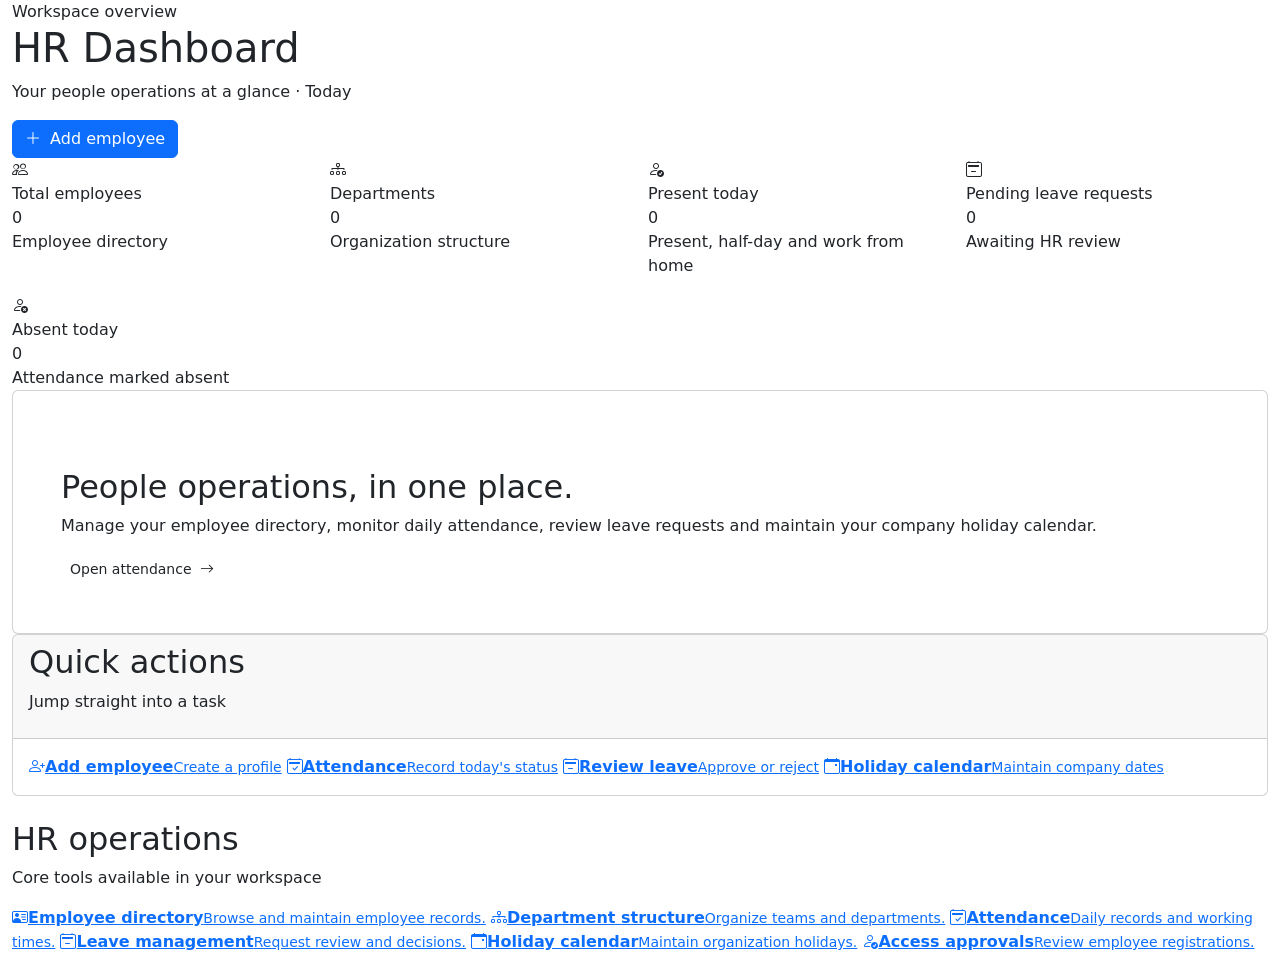
<file: src/main/resources/templates/dashboard/index.html>
<!doctype html>
<html lang="en" xmlns:th="http://www.thymeleaf.org" xmlns:sec="http://www.thymeleaf.org/extras/spring-security">
<head>
  <meta charset="utf-8"><meta name="viewport" content="width=device-width, initial-scale=1">
  <title>Overview | PeopleDesk HRMS</title>
  <link href="https://cdn.jsdelivr.net/npm/bootstrap@5.3.3/dist/css/bootstrap.min.css" rel="stylesheet">
  <link href="https://cdn.jsdelivr.net/npm/bootstrap-icons@1.11.3/font/bootstrap-icons.min.css" rel="stylesheet">
  <link th:href="@{/css/app.css}" rel="stylesheet">
</head>
<body class="app-layout">
<div th:replace="~{fragments/layout :: navbar}"></div>
<main class="container-fluid">
  <div class="page-heading">
    <div><div class="page-kicker">Workspace overview</div><h1 class="page-title">HR Dashboard</h1><p class="page-subtitle">Your people operations at a glance · <span th:text="${dashboardDate}">Today</span></p></div>
    <div class="page-actions" sec:authorize="hasAnyRole('SUPER_ADMIN','HR_ADMIN','HR_MANAGER')"><a class="btn btn-primary" th:href="@{/employees/new}"><i class="bi bi-plus-lg me-1"></i> Add employee</a></div>
  </div>
  <div class="row g-3">
    <div class="col-12 col-md-6 col-xl-3"><div class="metric-card"><div class="card-body"><span class="metric-icon blue"><i class="bi bi-people"></i></span><div class="metric-label">Total employees</div><div class="metric-value" th:text="${employeeCount}">0</div><div class="metric-foot">Employee directory</div></div></div></div>
    <div class="col-12 col-md-6 col-xl-3"><div class="metric-card"><div class="card-body"><span class="metric-icon violet"><i class="bi bi-diagram-3"></i></span><div class="metric-label">Departments</div><div class="metric-value" th:text="${departmentCount}">0</div><div class="metric-foot">Organization structure</div></div></div></div>
    <div class="col-12 col-md-6 col-xl-3"><div class="metric-card"><div class="card-body"><span class="metric-icon green"><i class="bi bi-person-check"></i></span><div class="metric-label">Present today</div><div class="metric-value" th:text="${presentToday}">0</div><div class="metric-foot">Present, half-day and work from home</div></div></div></div>
    <div class="col-12 col-md-6 col-xl-3"><div class="metric-card"><div class="card-body"><span class="metric-icon amber"><i class="bi bi-calendar2-minus"></i></span><div class="metric-label">Pending leave requests</div><div class="metric-value" th:text="${pendingLeaveCount}">0</div><div class="metric-foot">Awaiting HR review</div></div></div></div>
    <div class="col-12 col-md-6 col-xl-3"><div class="metric-card"><div class="card-body"><span class="metric-icon amber"><i class="bi bi-person-x"></i></span><div class="metric-label">Absent today</div><div class="metric-value" th:text="${absentToday}">0</div><div class="metric-foot">Attendance marked absent</div></div></div></div>
  </div>
  <div class="dashboard-grid">
    <section class="card welcome-panel"><div class="card-body p-4 p-lg-5"><div class="small text-white-50 text-uppercase fw-bold mb-2" style="letter-spacing:.14em">PeopleDesk workspace</div><h2>People operations, in one place.</h2><p>Manage your employee directory, monitor daily attendance, review leave requests and maintain your company holiday calendar.</p><a class="btn btn-sm" th:href="@{/attendance}" sec:authorize="hasAnyRole('SUPER_ADMIN','HR_ADMIN','HR_MANAGER')">Open attendance <i class="bi bi-arrow-right ms-1"></i></a></div></section>
    <section class="card"><div class="card-header"><h2 class="panel-title">Quick actions</h2><p class="panel-subtitle">Jump straight into a task</p></div><div class="card-body"><div class="quick-actions">
      <a class="quick-action" th:href="@{/employees/new}" sec:authorize="hasAnyRole('SUPER_ADMIN','HR_ADMIN','HR_MANAGER')"><span class="quick-action-icon"><i class="bi bi-person-plus"></i></span><span><strong>Add employee</strong><small>Create a profile</small></span></a>
      <a class="quick-action" th:href="@{/attendance}" sec:authorize="hasAnyRole('SUPER_ADMIN','HR_ADMIN','HR_MANAGER')"><span class="quick-action-icon"><i class="bi bi-calendar2-check"></i></span><span><strong>Attendance</strong><small>Record today's status</small></span></a>
      <a class="quick-action" th:href="@{/leave-requests}" sec:authorize="hasAnyRole('SUPER_ADMIN','HR_ADMIN','HR_MANAGER')"><span class="quick-action-icon"><i class="bi bi-calendar2-minus"></i></span><span><strong>Review leave</strong><small>Approve or reject</small></span></a>
      <a class="quick-action" th:href="@{/holidays}" sec:authorize="hasAnyRole('SUPER_ADMIN','HR_ADMIN','HR_MANAGER')"><span class="quick-action-icon"><i class="bi bi-calendar-event"></i></span><span><strong>Holiday calendar</strong><small>Maintain company dates</small></span></a>
    </div></div></section>
  </div>
  <section class="mt-4"><div class="mb-3"><h2 class="panel-title">HR operations</h2><p class="panel-subtitle">Core tools available in your workspace</p></div><div class="module-row">
    <a class="module-tile" th:href="@{/employees}" sec:authorize="hasAnyRole('SUPER_ADMIN','HR_ADMIN','HR_MANAGER')"><i class="bi bi-person-vcard"></i><span><strong>Employee directory</strong><small>Browse and maintain employee records.</small></span></a>
    <a class="module-tile" th:href="@{/departments}" sec:authorize="hasAnyRole('SUPER_ADMIN','HR_ADMIN','HR_MANAGER')"><i class="bi bi-diagram-3"></i><span><strong>Department structure</strong><small>Organize teams and departments.</small></span></a>
    <a class="module-tile" th:href="@{/attendance}" sec:authorize="hasAnyRole('SUPER_ADMIN','HR_ADMIN','HR_MANAGER')"><i class="bi bi-calendar2-check"></i><span><strong>Attendance</strong><small>Daily records and working times.</small></span></a>
    <a class="module-tile" th:href="@{/leave-requests}" sec:authorize="hasAnyRole('SUPER_ADMIN','HR_ADMIN','HR_MANAGER')"><i class="bi bi-calendar2-minus"></i><span><strong>Leave management</strong><small>Request review and decisions.</small></span></a>
    <a class="module-tile" th:href="@{/holidays}" sec:authorize="hasAnyRole('SUPER_ADMIN','HR_ADMIN','HR_MANAGER')"><i class="bi bi-calendar-event"></i><span><strong>Holiday calendar</strong><small>Maintain organization holidays.</small></span></a>
    <a class="module-tile" th:href="@{/admin/registrations}" sec:authorize="hasRole('SUPER_ADMIN')"><i class="bi bi-person-check"></i><span><strong>Access approvals</strong><small>Review employee registrations.</small></span></a>
  </div></section>
</main>
<script th:src="@{/js/app.js}" defer></script>
</body>
</html>
</file>
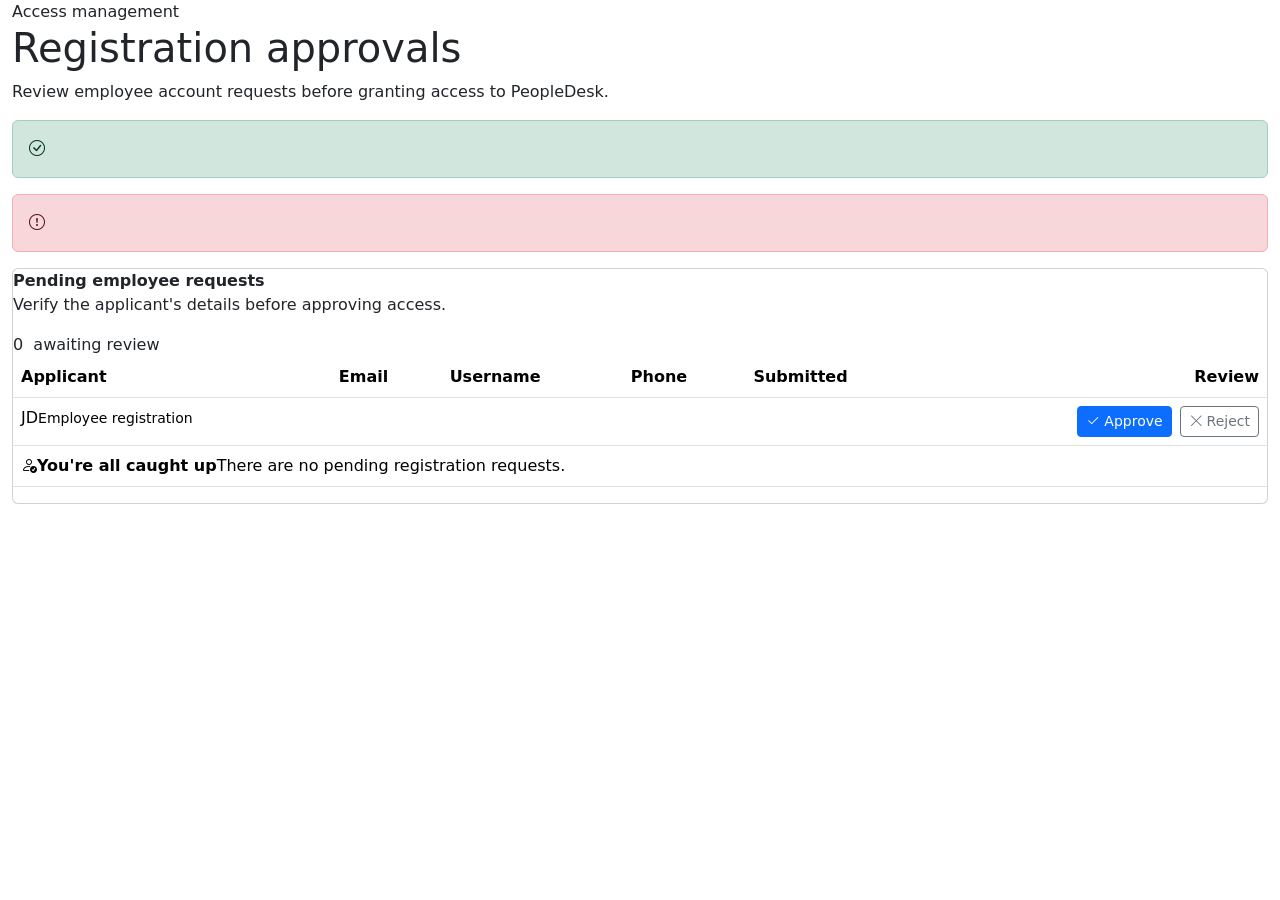
<file: src/main/resources/templates/admin/registrations.html>
<!doctype html>
<html lang="en" xmlns:th="http://www.thymeleaf.org">
<head><meta charset="utf-8"><meta name="viewport" content="width=device-width, initial-scale=1"><title>Registration approvals | PeopleDesk HRMS</title><link href="https://cdn.jsdelivr.net/npm/bootstrap@5.3.3/dist/css/bootstrap.min.css" rel="stylesheet"><link href="https://cdn.jsdelivr.net/npm/bootstrap-icons@1.11.3/font/bootstrap-icons.min.css" rel="stylesheet"><link th:href="@{/css/app.css}" rel="stylesheet"></head>
<body class="app-layout"><div th:replace="~{fragments/layout :: navbar}"></div>
<main class="container-fluid">
  <div class="page-heading"><div><div class="page-kicker">Access management</div><h1 class="page-title">Registration approvals</h1><p class="page-subtitle">Review employee account requests before granting access to PeopleDesk.</p></div></div>
  <div th:if="${successMessage}" class="alert alert-success mb-3" role="alert"><i class="bi bi-check-circle me-2"></i><span th:text="${successMessage}"></span></div>
  <div th:if="${errorMessage}" class="alert alert-danger mb-3" role="alert"><i class="bi bi-exclamation-circle me-2"></i><span th:text="${errorMessage}"></span></div>
  <div class="card table-card"><div class="table-toolbar"><div><strong>Pending employee requests</strong><p>Verify the applicant's details before approving access.</p></div><span class="status-pill pending"><span th:text="${#lists.size(requests)}">0</span>&nbsp; awaiting review</span></div>
    <div class="table-responsive"><table class="table table-hover"><thead><tr><th>Applicant</th><th>Email</th><th>Username</th><th>Phone</th><th>Submitted</th><th class="text-end">Review</th></tr></thead><tbody>
      <tr th:each="request : ${requests}"><td><div class="table-person"><span class="table-avatar" th:text="${#strings.substring(request.firstName,0,1) + #strings.substring(request.lastName,0,1)}">JD</span><span><strong th:text="${request.firstName + ' ' + request.lastName}"></strong><small>Employee registration</small></span></div></td><td th:text="${request.email}"></td><td th:text="${request.username}"></td><td th:text="${request.phoneNumber != null ? request.phoneNumber : '—'}"></td><td th:text="${request.createdAt}"></td><td class="text-end"><div class="d-inline-flex gap-2"><form th:action="@{/admin/registrations/{id}/approve(id=${request.id})}" method="post"><input type="hidden" th:name="${_csrf.parameterName}" th:value="${_csrf.token}"><button class="btn btn-sm btn-primary" type="submit"><i class="bi bi-check2 me-1"></i>Approve</button></form><form th:action="@{/admin/registrations/{id}/reject(id=${request.id})}" method="post"><input type="hidden" th:name="${_csrf.parameterName}" th:value="${_csrf.token}"><button class="btn btn-sm btn-outline-secondary" type="submit"><i class="bi bi-x-lg me-1"></i>Reject</button></form></div></td></tr>
      <tr th:if="${#lists.isEmpty(requests)}"><td colspan="6"><div class="empty-state"><i class="bi bi-person-check"></i><strong>You're all caught up</strong><span>There are no pending registration requests.</span></div></td></tr>
    </tbody></table></div>
  </div>
</main><script th:src="@{/js/app.js}" defer></script></body></html>
</file>
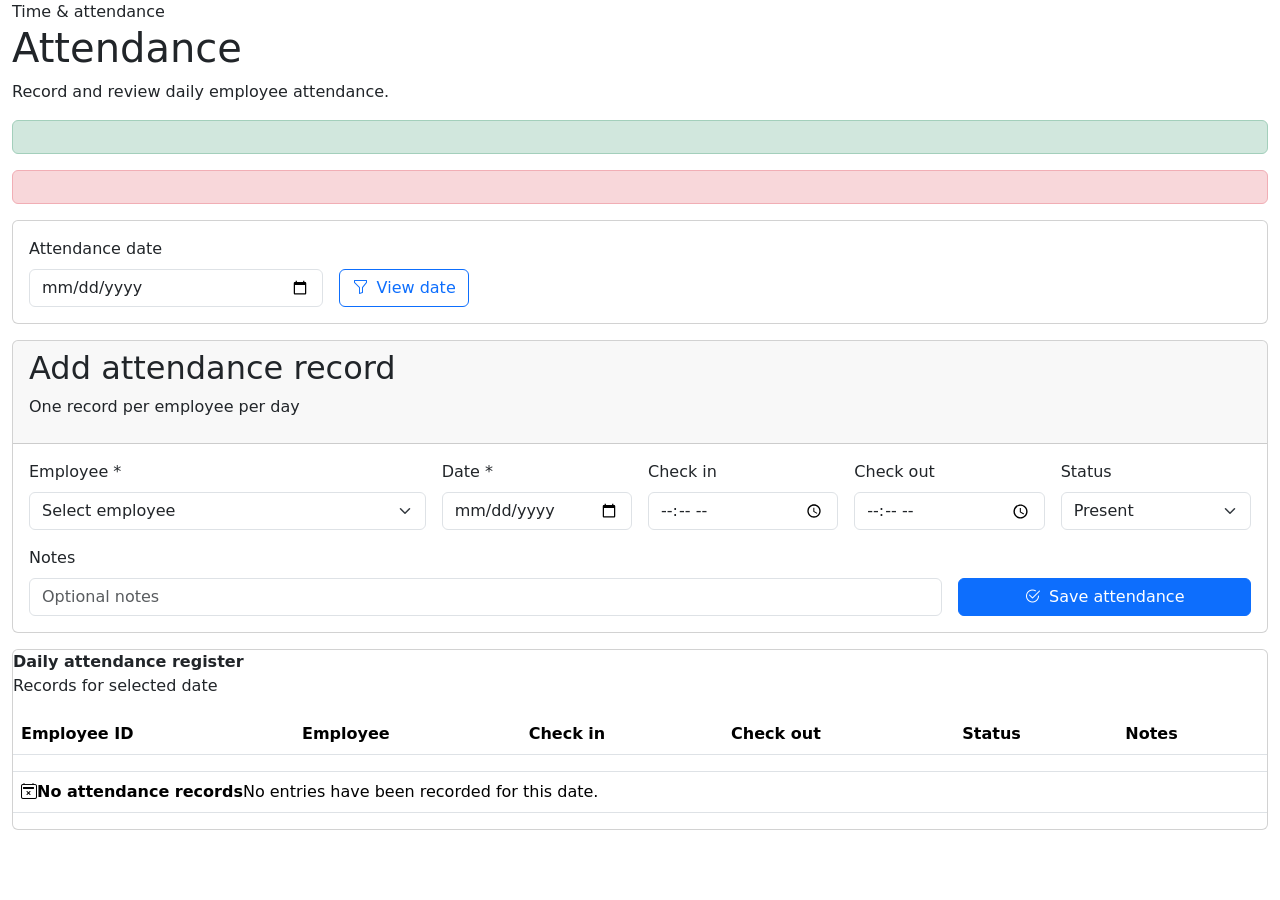
<file: src/main/resources/templates/attendance/list.html>
<!doctype html>
<html lang="en" xmlns:th="http://www.thymeleaf.org">
<head><meta charset="utf-8"><meta name="viewport" content="width=device-width, initial-scale=1"><title>Attendance | PeopleDesk HRMS</title><link href="https://cdn.jsdelivr.net/npm/bootstrap@5.3.3/dist/css/bootstrap.min.css" rel="stylesheet"><link href="https://cdn.jsdelivr.net/npm/bootstrap-icons@1.11.3/font/bootstrap-icons.min.css" rel="stylesheet"><link th:href="@{/css/app.css}" rel="stylesheet"></head>
<body class="app-layout"><div th:replace="~{fragments/layout :: navbar}"></div>
<main class="container-fluid">
<div class="page-heading"><div><div class="page-kicker">Time & attendance</div><h1 class="page-title">Attendance</h1><p class="page-subtitle">Record and review daily employee attendance.</p></div></div>
<div th:if="${successMessage}" class="alert alert-success" th:text="${successMessage}"></div><div th:if="${errorMessage}" class="alert alert-danger" th:text="${errorMessage}"></div>
<section class="card mb-3"><div class="card-body"><form method="get" th:action="@{/attendance}" class="row g-3 align-items-end"><div class="col-sm-5 col-md-3"><label class="form-label">Attendance date</label><input class="form-control" type="date" name="date" th:value="${selectedDate}"></div><div class="col-auto"><button class="btn btn-outline-primary"><i class="bi bi-funnel me-1"></i> View date</button></div></form></div></section>
<section class="card mb-3"><div class="card-header"><h2 class="panel-title">Add attendance record</h2><p class="panel-subtitle">One record per employee per day</p></div><div class="card-body"><form method="post" th:action="@{/attendance}" th:object="${form}" class="row g-3"><input type="hidden" th:name="${_csrf.parameterName}" th:value="${_csrf.token}">
<div class="col-lg-4"><label class="form-label">Employee *</label><select class="form-select" th:field="*{employeeId}" required><option value="">Select employee</option><option th:each="e : ${employees}" th:value="${e.id}" th:text="${e.employeeNumber + ' — ' + e.firstName + ' ' + e.lastName}"></option></select><div class="text-danger small" th:errors="*{employeeId}"></div></div>
<div class="col-sm-6 col-lg-2"><label class="form-label">Date *</label><input class="form-control" type="date" th:field="*{attendanceDate}" required><div class="text-danger small" th:errors="*{attendanceDate}"></div></div>
<div class="col-sm-6 col-lg-2"><label class="form-label">Check in</label><input class="form-control" type="time" th:field="*{checkIn}"></div><div class="col-sm-6 col-lg-2"><label class="form-label">Check out</label><input class="form-control" type="time" th:field="*{checkOut}"><div class="text-danger small" th:errors="*{checkOut}"></div></div>
<div class="col-sm-6 col-lg-2"><label class="form-label">Status</label><select class="form-select" th:field="*{status}"><option value="PRESENT">Present</option><option value="ABSENT">Absent</option><option value="HALF_DAY">Half day</option><option value="WORK_FROM_HOME">Work from home</option><option value="ON_LEAVE">On leave</option></select><div class="text-danger small" th:errors="*{status}"></div></div>
<div class="col-lg-9"><label class="form-label">Notes</label><input class="form-control" th:field="*{notes}" maxlength="500" placeholder="Optional notes"></div><div class="col-lg-3 d-flex align-items-end"><button class="btn btn-primary w-100"><i class="bi bi-check2-circle me-1"></i> Save attendance</button></div></form></div></section>
<section class="card table-card"><div class="table-toolbar"><div><strong>Daily attendance register</strong><p>Records for <span th:text="${selectedDate}">selected date</span></p></div><span class="badge rounded-pill text-bg-light" th:text="${#lists.size(records)} + ' records'"></span></div><div class="table-responsive"><table class="table table-hover"><thead><tr><th>Employee ID</th><th>Employee</th><th>Check in</th><th>Check out</th><th>Status</th><th>Notes</th></tr></thead><tbody><tr th:each="r : ${records}"><td th:text="${r.employee.employeeNumber}"></td><td><strong th:text="${r.employee.firstName + ' ' + r.employee.lastName}"></strong></td><td th:text="${r.checkIn != null ? r.checkIn : '—'}"></td><td th:text="${r.checkOut != null ? r.checkOut : '—'}"></td><td><span class="status-pill" th:classappend="${r.status == 'ABSENT' ? ' inactive' : (r.status == 'ON_LEAVE' ? ' pending' : '')}" th:text="${#strings.replace(r.status, '_', ' ')}"></span></td><td th:text="${r.notes != null ? r.notes : '—'}"></td></tr><tr th:if="${#lists.isEmpty(records)}"><td colspan="6" class="empty-state"><i class="bi bi-calendar2-x"></i><strong>No attendance records</strong><span>No entries have been recorded for this date.</span></td></tr></tbody></table></div></section>
</main><script th:src="@{/js/app.js}" defer></script></body></html>
</file>
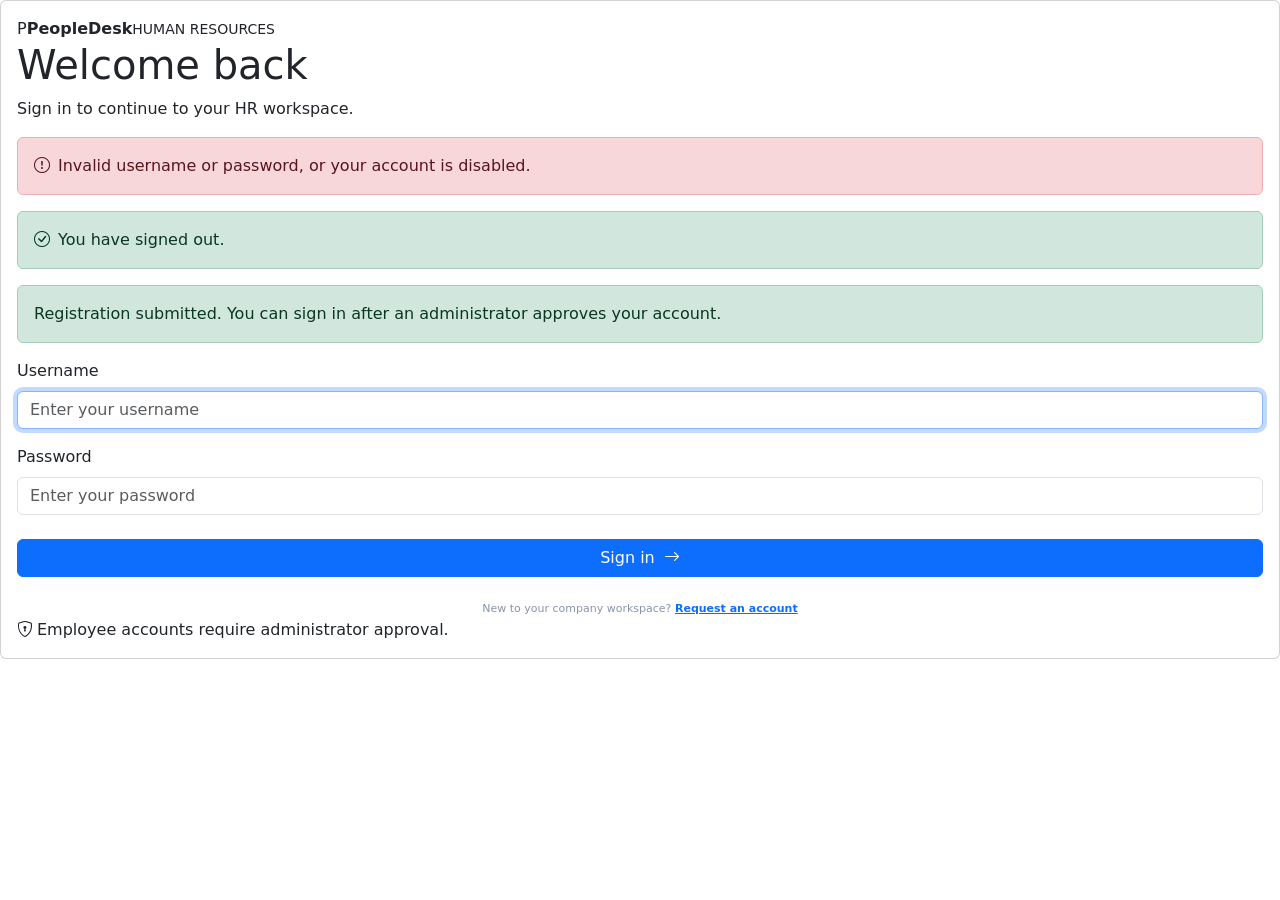
<file: src/main/resources/templates/auth/login.html>
<!doctype html>
<html lang="en" xmlns:th="http://www.thymeleaf.org">
<head><meta charset="utf-8"><meta name="viewport" content="width=device-width, initial-scale=1"><title>Sign in | PeopleDesk HRMS</title><link href="https://cdn.jsdelivr.net/npm/bootstrap@5.3.3/dist/css/bootstrap.min.css" rel="stylesheet"><link href="https://cdn.jsdelivr.net/npm/bootstrap-icons@1.11.3/font/bootstrap-icons.min.css" rel="stylesheet"><link th:href="@{/css/app.css}" rel="stylesheet"></head>
<body class="login-page"><main class="auth-wrap"><div class="card auth-card"><div class="card-body"><div class="auth-brand"><span class="brand-symbol">P</span><span><strong>PeopleDesk</strong><small>HUMAN RESOURCES</small></span></div><h1 class="auth-heading">Welcome back</h1><p class="auth-subheading">Sign in to continue to your HR workspace.</p>
  <div th:if="${param.error}" class="alert alert-danger"><i class="bi bi-exclamation-circle me-2"></i>Invalid username or password, or your account is disabled.</div><div th:if="${param.logout}" class="alert alert-success"><i class="bi bi-check-circle me-2"></i>You have signed out.</div><div th:if="${param.registered}" class="alert alert-success">Registration submitted. You can sign in after an administrator approves your account.</div>
  <form th:action="@{/login}" method="post"><input type="hidden" th:name="${_csrf.parameterName}" th:value="${_csrf.token}"><div class="mb-3"><label class="form-label" for="username">Username</label><input class="form-control" id="username" name="username" autocomplete="username" placeholder="Enter your username" required autofocus></div><div class="mb-4"><label class="form-label" for="password">Password</label><input class="form-control" type="password" id="password" name="password" autocomplete="current-password" placeholder="Enter your password" required></div><button class="btn btn-primary w-100" type="submit">Sign in <i class="bi bi-arrow-right ms-1"></i></button></form>
  <p class="text-center mt-4 mb-0" style="font-size:11px;color:#8994a8">New to your company workspace? <a th:href="@{/register}" class="fw-bold">Request an account</a></p><div class="auth-footnote"><i class="bi bi-shield-lock me-1"></i>Employee accounts require administrator approval.</div>
</div></div></main></body></html>
</file>
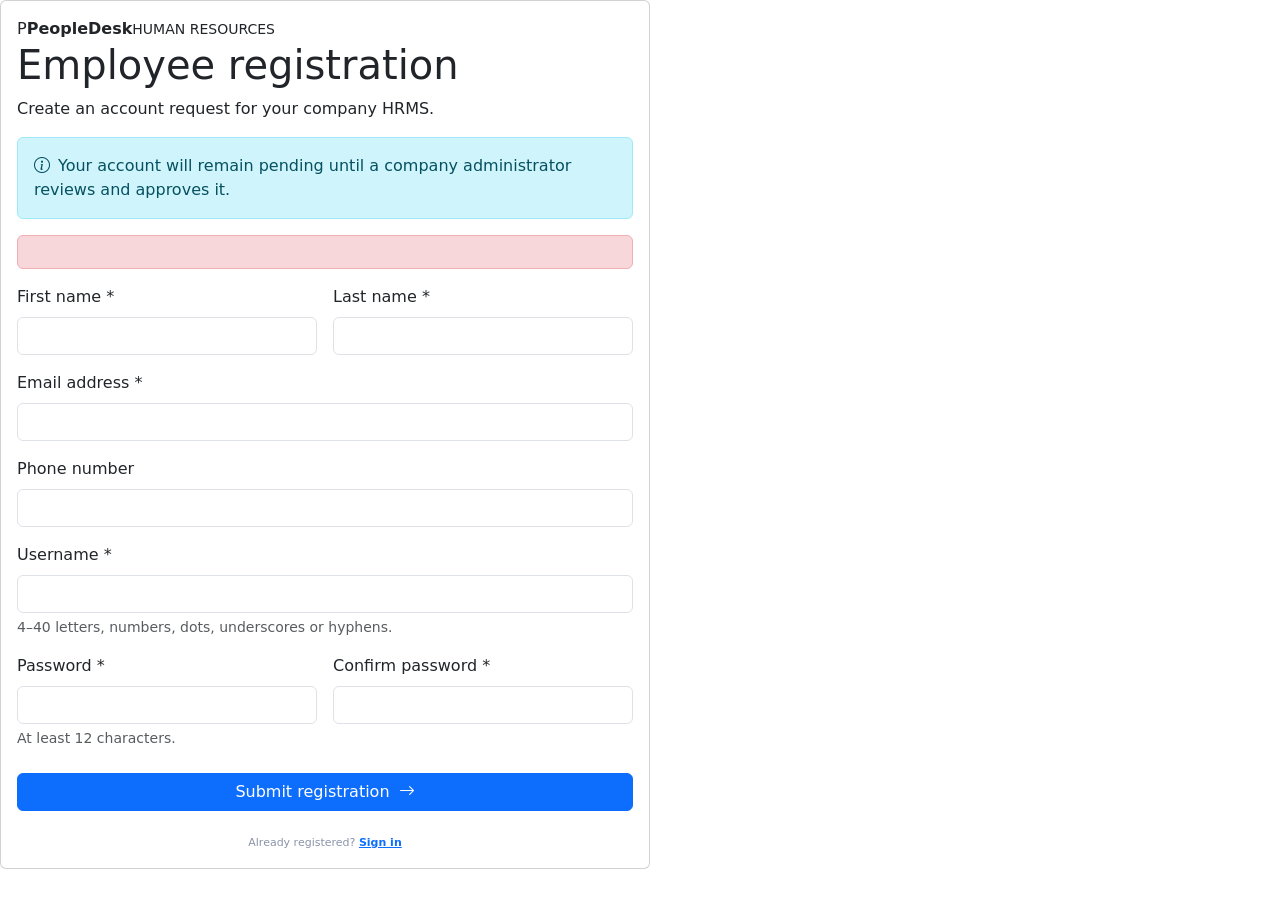
<file: src/main/resources/templates/auth/register.html>
<!doctype html>
<html lang="en" xmlns:th="http://www.thymeleaf.org">
<head><meta charset="utf-8"><meta name="viewport" content="width=device-width, initial-scale=1"><title>Employee registration | PeopleDesk HRMS</title><link href="https://cdn.jsdelivr.net/npm/bootstrap@5.3.3/dist/css/bootstrap.min.css" rel="stylesheet"><link href="https://cdn.jsdelivr.net/npm/bootstrap-icons@1.11.3/font/bootstrap-icons.min.css" rel="stylesheet"><link th:href="@{/css/app.css}" rel="stylesheet"></head>
<body class="login-page"><main class="auth-wrap"><div class="card auth-card" style="max-width:650px"><div class="card-body"><div class="auth-brand"><span class="brand-symbol">P</span><span><strong>PeopleDesk</strong><small>HUMAN RESOURCES</small></span></div><h1 class="auth-heading">Employee registration</h1><p class="auth-subheading">Create an account request for your company HRMS.</p>
  <div class="alert alert-info"><i class="bi bi-info-circle me-2"></i>Your account will remain pending until a company administrator reviews and approves it.</div><div th:if="${registrationError}" class="alert alert-danger" th:text="${registrationError}"></div>
  <form th:action="@{/register}" th:object="${form}" method="post"><input type="hidden" th:name="${_csrf.parameterName}" th:value="${_csrf.token}"><div class="row g-3">
    <div class="col-md-6"><label class="form-label" for="firstName">First name *</label><input class="form-control" id="firstName" th:field="*{firstName}" autocomplete="given-name" required maxlength="80"><div class="text-danger small" th:errors="*{firstName}"></div></div>
    <div class="col-md-6"><label class="form-label" for="lastName">Last name *</label><input class="form-control" id="lastName" th:field="*{lastName}" autocomplete="family-name" required maxlength="80"><div class="text-danger small" th:errors="*{lastName}"></div></div>
    <div class="col-12"><label class="form-label" for="email">Email address *</label><input class="form-control" type="email" id="email" th:field="*{email}" autocomplete="email" required maxlength="160"><div class="text-danger small" th:errors="*{email}"></div></div>
    <div class="col-12"><label class="form-label" for="phoneNumber">Phone number</label><input class="form-control" id="phoneNumber" th:field="*{phoneNumber}" autocomplete="tel" maxlength="30"><div class="text-danger small" th:errors="*{phoneNumber}"></div></div>
    <div class="col-12"><label class="form-label" for="username">Username *</label><input class="form-control" id="username" th:field="*{username}" autocomplete="username" required maxlength="40"><div class="form-text">4–40 letters, numbers, dots, underscores or hyphens.</div><div class="text-danger small" th:errors="*{username}"></div></div>
    <div class="col-md-6"><label class="form-label" for="password">Password *</label><input class="form-control" type="password" id="password" th:field="*{password}" autocomplete="new-password" required minlength="12" maxlength="72"><div class="form-text">At least 12 characters.</div><div class="text-danger small" th:errors="*{password}"></div></div>
    <div class="col-md-6"><label class="form-label" for="confirmPassword">Confirm password *</label><input class="form-control" type="password" id="confirmPassword" th:field="*{confirmPassword}" autocomplete="new-password" required><div class="text-danger small" th:errors="*{confirmPassword}"></div></div>
  </div><button class="btn btn-primary w-100 mt-4" type="submit">Submit registration <i class="bi bi-arrow-right ms-1"></i></button></form>
  <p class="text-center mt-4 mb-0" style="font-size:11px;color:#8994a8">Already registered? <a th:href="@{/login}" class="fw-bold">Sign in</a></p>
</div></div></main></body></html>
</file>
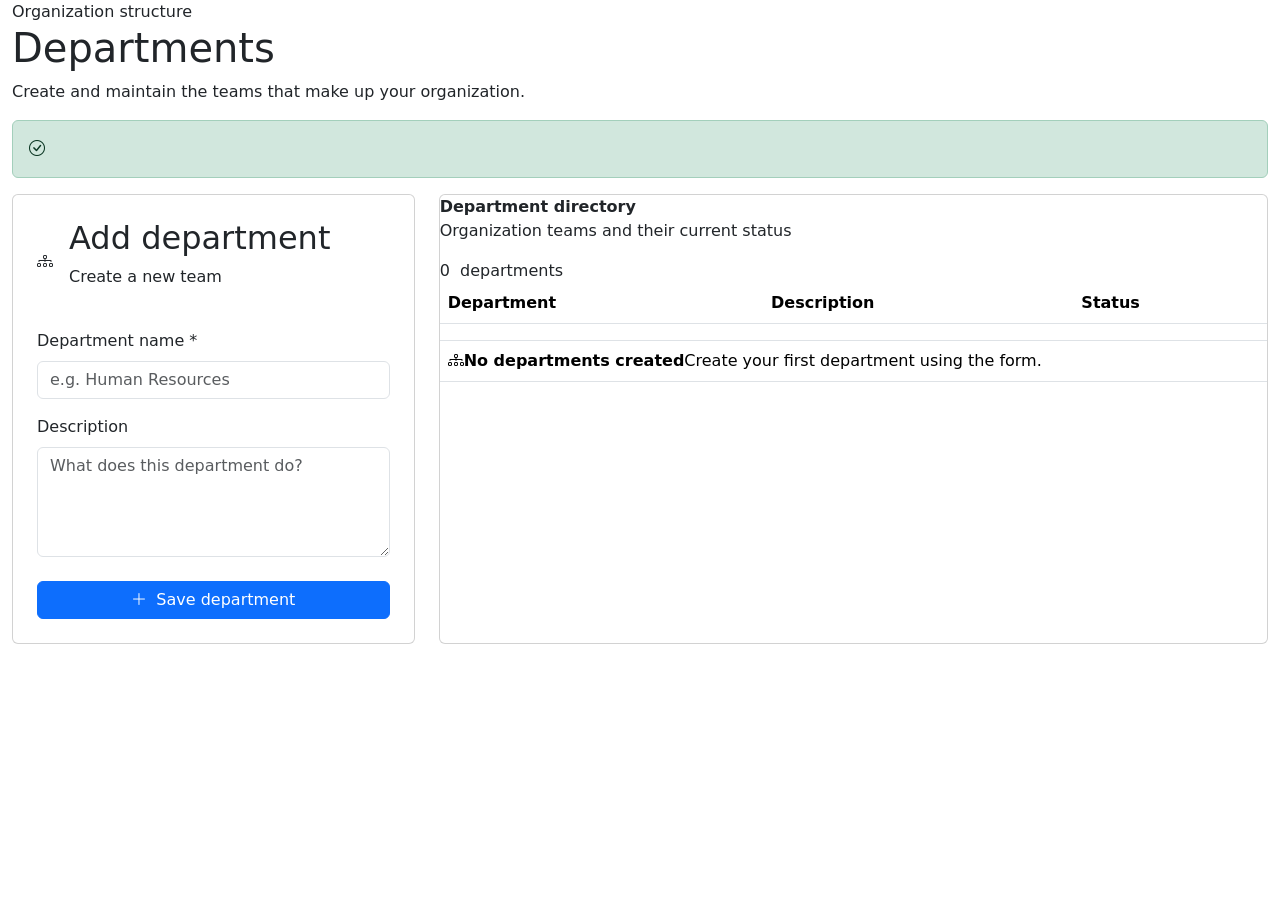
<file: src/main/resources/templates/departments/list.html>
<!doctype html>
<html lang="en" xmlns:th="http://www.thymeleaf.org">
<head><meta charset="utf-8"><meta name="viewport" content="width=device-width, initial-scale=1"><title>Departments | PeopleDesk HRMS</title><link href="https://cdn.jsdelivr.net/npm/bootstrap@5.3.3/dist/css/bootstrap.min.css" rel="stylesheet"><link href="https://cdn.jsdelivr.net/npm/bootstrap-icons@1.11.3/font/bootstrap-icons.min.css" rel="stylesheet"><link th:href="@{/css/app.css}" rel="stylesheet"></head>
<body class="app-layout"><div th:replace="~{fragments/layout :: navbar}"></div>
<main class="container-fluid">
  <div class="page-heading"><div><div class="page-kicker">Organization structure</div><h1 class="page-title">Departments</h1><p class="page-subtitle">Create and maintain the teams that make up your organization.</p></div></div>
  <div th:if="${successMessage}" class="alert alert-success mb-3" role="alert"><i class="bi bi-check-circle me-2"></i><span th:text="${successMessage}"></span></div>
  <div class="row g-4"><div class="col-12 col-xl-4"><div class="card"><div class="card-body p-4"><div class="d-flex align-items-center gap-3 mb-4"><span class="metric-icon blue position-static"><i class="bi bi-diagram-3"></i></span><div><h2 class="panel-title">Add department</h2><p class="panel-subtitle">Create a new team</p></div></div><form th:action="@{/departments}" th:object="${form}" method="post"><input type="hidden" th:name="${_csrf.parameterName}" th:value="${_csrf.token}"><div class="mb-3"><label class="form-label">Department name *</label><input class="form-control" th:field="*{name}" placeholder="e.g. Human Resources" required><div class="text-danger small" th:errors="*{name}"></div></div><div class="mb-4"><label class="form-label">Description</label><textarea class="form-control" rows="4" th:field="*{description}" placeholder="What does this department do?"></textarea></div><button class="btn btn-primary w-100" type="submit"><i class="bi bi-plus-lg me-1"></i> Save department</button></form></div></div></div>
  <div class="col-12 col-xl-8"><div class="card table-card h-100"><div class="table-toolbar"><div><strong>Department directory</strong><p>Organization teams and their current status</p></div><span class="status-pill"><span th:text="${#lists.size(departments)}">0</span>&nbsp; departments</span></div><div class="table-responsive"><table class="table table-hover"><thead><tr><th>Department</th><th>Description</th><th>Status</th></tr></thead><tbody><tr th:each="d : ${departments}"><td class="fw-semibold" th:text="${d.name}"></td><td th:text="${d.description != null ? d.description : '—'}"></td><td><span class="status-pill" th:classappend="${d.active ? '' : ' inactive'}" th:text="${d.active ? 'Active' : 'Inactive'}"></span></td></tr><tr th:if="${#lists.isEmpty(departments)}"><td colspan="3"><div class="empty-state"><i class="bi bi-diagram-3"></i><strong>No departments created</strong><span>Create your first department using the form.</span></div></td></tr></tbody></table></div></div></div></div>
</main><script th:src="@{/js/app.js}" defer></script></body></html>
</file>
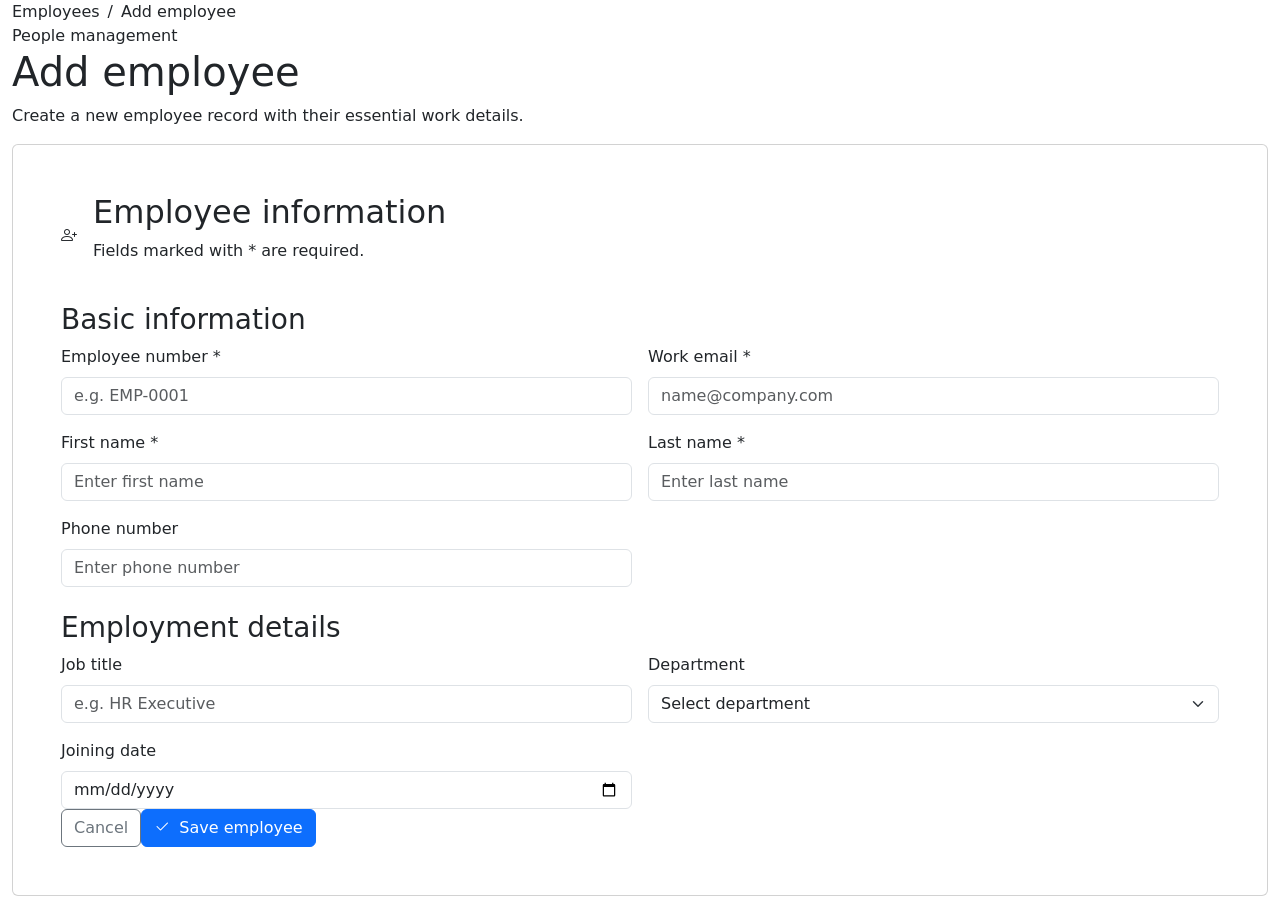
<file: src/main/resources/templates/employees/form.html>
<!doctype html>
<html lang="en" xmlns:th="http://www.thymeleaf.org">
<head><meta charset="utf-8"><meta name="viewport" content="width=device-width, initial-scale=1"><title>Add employee | PeopleDesk HRMS</title><link href="https://cdn.jsdelivr.net/npm/bootstrap@5.3.3/dist/css/bootstrap.min.css" rel="stylesheet"><link href="https://cdn.jsdelivr.net/npm/bootstrap-icons@1.11.3/font/bootstrap-icons.min.css" rel="stylesheet"><link th:href="@{/css/app.css}" rel="stylesheet"></head>
<body class="app-layout"><div th:replace="~{fragments/layout :: navbar}"></div>
<main class="container-fluid">
  <div class="breadcrumb-line"><a th:href="@{/employees}">Employees</a><span class="mx-2">/</span><span>Add employee</span></div>
  <div class="page-heading"><div><div class="page-kicker">People management</div><h1 class="page-title">Add employee</h1><p class="page-subtitle">Create a new employee record with their essential work details.</p></div></div>
  <div class="row justify-content-center"><div class="col-12 col-xxl-10"><div class="card"><div class="card-body p-4 p-lg-5">
    <div class="d-flex align-items-center gap-3 mb-4"><span class="metric-icon blue position-static"><i class="bi bi-person-plus"></i></span><div><h2 class="panel-title">Employee information</h2><p class="panel-subtitle">Fields marked with * are required.</p></div></div>
    <form th:action="@{/employees}" th:object="${form}" method="post"><input type="hidden" th:name="${_csrf.parameterName}" th:value="${_csrf.token}">
      <h3 class="form-section-title">Basic information</h3>
      <div class="row g-3 mb-4">
        <div class="col-md-6"><label class="form-label">Employee number *</label><input class="form-control" th:field="*{employeeNumber}" placeholder="e.g. EMP-0001" required><div class="text-danger small" th:errors="*{employeeNumber}"></div></div>
        <div class="col-md-6"><label class="form-label">Work email *</label><input class="form-control" type="email" th:field="*{workEmail}" placeholder="name@company.com" required><div class="text-danger small" th:errors="*{workEmail}"></div></div>
        <div class="col-md-6"><label class="form-label">First name *</label><input class="form-control" th:field="*{firstName}" placeholder="Enter first name" required><div class="text-danger small" th:errors="*{firstName}"></div></div>
        <div class="col-md-6"><label class="form-label">Last name *</label><input class="form-control" th:field="*{lastName}" placeholder="Enter last name" required><div class="text-danger small" th:errors="*{lastName}"></div></div>
        <div class="col-md-6"><label class="form-label">Phone number</label><input class="form-control" th:field="*{phoneNumber}" placeholder="Enter phone number"></div>
      </div>
      <h3 class="form-section-title">Employment details</h3>
      <div class="row g-3">
        <div class="col-md-6"><label class="form-label">Job title</label><input class="form-control" th:field="*{jobTitle}" placeholder="e.g. HR Executive"></div>
        <div class="col-md-6"><label class="form-label">Department</label><select class="form-select" th:field="*{departmentId}"><option value="">Select department</option><option th:each="d : ${departments}" th:value="${d.id}" th:text="${d.name}"></option></select></div>
        <div class="col-md-6"><label class="form-label">Joining date</label><input class="form-control" type="date" th:field="*{joiningDate}"><div class="text-danger small" th:errors="*{joiningDate}"></div></div>
      </div>
      <div class="form-actions"><a class="btn btn-outline-secondary" th:href="@{/employees}">Cancel</a><button class="btn btn-primary" type="submit"><i class="bi bi-check2 me-1"></i> Save employee</button></div>
    </form>
  </div></div></div></div>
</main><script th:src="@{/js/app.js}" defer></script></body></html>
</file>
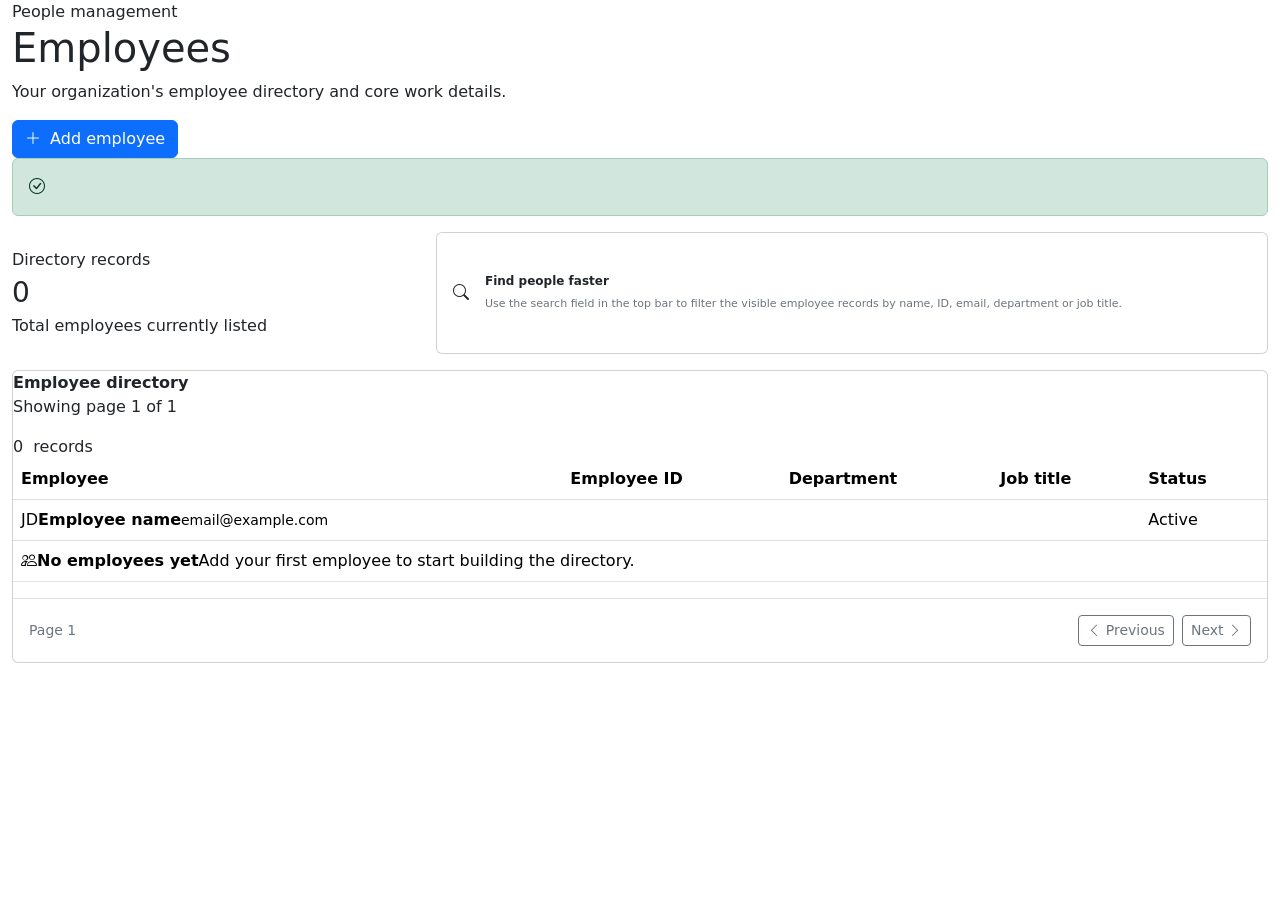
<file: src/main/resources/templates/employees/list.html>
<!doctype html>
<html lang="en" xmlns:th="http://www.thymeleaf.org" xmlns:sec="http://www.thymeleaf.org/extras/spring-security">
<head><meta charset="utf-8"><meta name="viewport" content="width=device-width, initial-scale=1"><title>Employees | PeopleDesk HRMS</title><link href="https://cdn.jsdelivr.net/npm/bootstrap@5.3.3/dist/css/bootstrap.min.css" rel="stylesheet"><link href="https://cdn.jsdelivr.net/npm/bootstrap-icons@1.11.3/font/bootstrap-icons.min.css" rel="stylesheet"><link th:href="@{/css/app.css}" rel="stylesheet"></head>
<body class="app-layout"><div th:replace="~{fragments/layout :: navbar}"></div>
<main class="container-fluid">
  <div class="page-heading"><div><div class="page-kicker">People management</div><h1 class="page-title">Employees</h1><p class="page-subtitle">Your organization's employee directory and core work details.</p></div><div class="page-actions"><a class="btn btn-primary" th:href="@{/employees/new}" sec:authorize="hasAnyRole('SUPER_ADMIN','HR_ADMIN','HR_MANAGER')"><i class="bi bi-plus-lg me-1"></i> Add employee</a></div></div>
  <div th:if="${successMessage}" class="alert alert-success mb-3" role="alert"><i class="bi bi-check-circle me-2"></i><span th:text="${successMessage}"></span></div>
  <div class="row g-3 mb-3"><div class="col-12 col-md-4"><div class="metric-card"><div class="card-body py-3"><div class="metric-label">Directory records</div><div class="metric-value fs-3" th:text="${employees.totalElements}">0</div><div class="metric-foot">Total employees currently listed</div></div></div></div><div class="col-12 col-md-8"><div class="card h-100"><div class="card-body d-flex align-items-center gap-3"><span class="metric-icon blue position-static flex-shrink-0"><i class="bi bi-search"></i></span><div><strong class="d-block" style="font-size:12px">Find people faster</strong><span class="text-secondary" style="font-size:11px">Use the search field in the top bar to filter the visible employee records by name, ID, email, department or job title.</span></div></div></div></div></div>
  <div class="card table-card"><div class="table-toolbar"><div><strong>Employee directory</strong><p>Showing page <span th:text="${employees.number + 1}">1</span> of <span th:text="${employees.totalPages}">1</span></p></div><span class="status-pill"><span th:text="${employees.totalElements}">0</span>&nbsp; records</span></div>
    <div class="table-responsive"><table class="table table-hover align-middle"><thead><tr><th>Employee</th><th>Employee ID</th><th>Department</th><th>Job title</th><th>Status</th></tr></thead><tbody>
      <tr th:each="e : ${employees.content}"><td><div class="table-person"><span class="table-avatar" th:text="${#strings.substring(e.firstName,0,1) + #strings.substring(e.lastName,0,1)}">JD</span><span><strong th:text="${e.firstName + ' ' + e.lastName}">Employee name</strong><small th:text="${e.workEmail}">email@example.com</small></span></div></td><td class="fw-semibold" th:text="${e.employeeNumber}"></td><td th:text="${e.department != null ? e.department.name : '—'}"></td><td th:text="${e.jobTitle != null ? e.jobTitle : '—'}"></td><td><span class="status-pill" th:text="${e.employmentStatus}">Active</span></td></tr>
      <tr th:if="${employees.empty}"><td colspan="5"><div class="empty-state"><i class="bi bi-people"></i><strong>No employees yet</strong><span>Add your first employee to start building the directory.</span></div></td></tr>
    </tbody></table></div>
    <div class="d-flex justify-content-between align-items-center gap-3 p-3 border-top" th:if="${employees.totalPages > 1}"><span class="small text-secondary" th:text="|Page ${employees.number + 1} of ${employees.totalPages}|">Page 1</span><div class="d-flex gap-2"><a class="btn btn-sm btn-outline-secondary" th:if="${employees.hasPrevious()}" th:href="@{/employees(page=${employees.number - 1})}"><i class="bi bi-chevron-left"></i> Previous</a><a class="btn btn-sm btn-outline-secondary" th:if="${employees.hasNext()}" th:href="@{/employees(page=${employees.number + 1})}">Next <i class="bi bi-chevron-right"></i></a></div></div>
  </div>
</main><script th:src="@{/js/app.js}" defer></script></body></html>
</file>
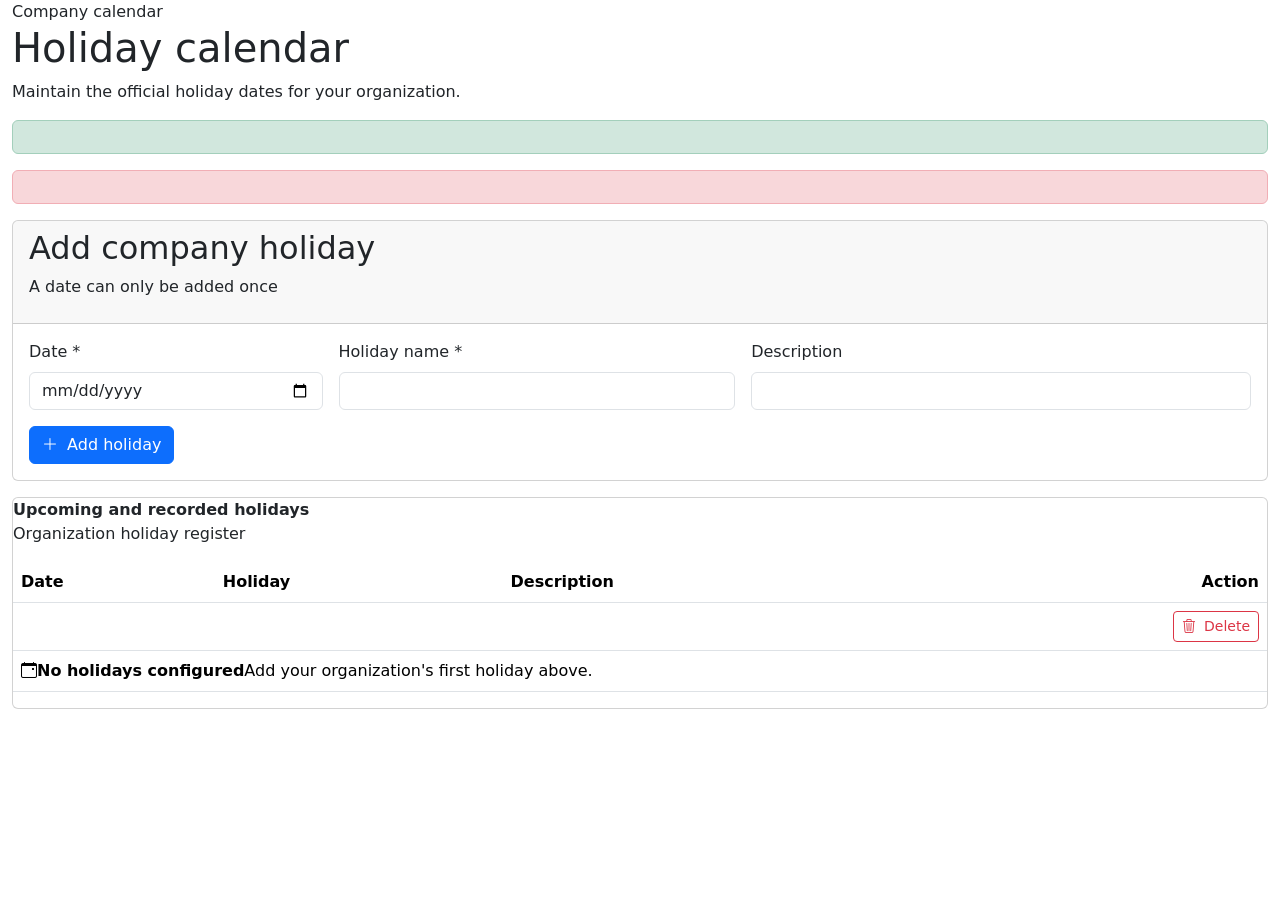
<file: src/main/resources/templates/holidays/list.html>
<!doctype html>
<html lang="en" xmlns:th="http://www.thymeleaf.org">
<head><meta charset="utf-8"><meta name="viewport" content="width=device-width, initial-scale=1"><title>Holiday calendar | PeopleDesk HRMS</title><link href="https://cdn.jsdelivr.net/npm/bootstrap@5.3.3/dist/css/bootstrap.min.css" rel="stylesheet"><link href="https://cdn.jsdelivr.net/npm/bootstrap-icons@1.11.3/font/bootstrap-icons.min.css" rel="stylesheet"><link th:href="@{/css/app.css}" rel="stylesheet"></head>
<body class="app-layout"><div th:replace="~{fragments/layout :: navbar}"></div>
<main class="container-fluid">
<div class="page-heading"><div><div class="page-kicker">Company calendar</div><h1 class="page-title">Holiday calendar</h1><p class="page-subtitle">Maintain the official holiday dates for your organization.</p></div></div>
<div th:if="${successMessage}" class="alert alert-success" th:text="${successMessage}"></div><div th:if="${errorMessage}" class="alert alert-danger" th:text="${errorMessage}"></div>
<section class="card mb-3"><div class="card-header"><h2 class="panel-title">Add company holiday</h2><p class="panel-subtitle">A date can only be added once</p></div><div class="card-body"><form method="post" th:action="@{/holidays}" th:object="${form}" class="row g-3"><input type="hidden" th:name="${_csrf.parameterName}" th:value="${_csrf.token}"><div class="col-md-3"><label class="form-label">Date *</label><input type="date" class="form-control" th:field="*{holidayDate}"><div class="text-danger small" th:errors="*{holidayDate}"></div></div><div class="col-md-4"><label class="form-label">Holiday name *</label><input class="form-control" th:field="*{name}" maxlength="120"><div class="text-danger small" th:errors="*{name}"></div></div><div class="col-md-5"><label class="form-label">Description</label><input class="form-control" th:field="*{description}" maxlength="500"></div><div class="col-12"><button class="btn btn-primary"><i class="bi bi-plus-lg me-1"></i> Add holiday</button></div></form></div></section>
<section class="card table-card"><div class="table-toolbar"><div><strong>Upcoming and recorded holidays</strong><p>Organization holiday register</p></div><span class="badge rounded-pill text-bg-light" th:text="${#lists.size(holidays)} + ' holidays'"></span></div><div class="table-responsive"><table class="table table-hover"><thead><tr><th>Date</th><th>Holiday</th><th>Description</th><th class="text-end">Action</th></tr></thead><tbody><tr th:each="h : ${holidays}"><td class="fw-semibold" th:text="${h.holidayDate}"></td><td th:text="${h.name}"></td><td th:text="${h.description != null ? h.description : '—'}"></td><td class="text-end"><form method="post" th:action="@{/holidays/{id}/delete(id=${h.id})}" onsubmit="return confirm('Delete this holiday?')"><input type="hidden" th:name="${_csrf.parameterName}" th:value="${_csrf.token}"><button class="btn btn-sm btn-outline-danger"><i class="bi bi-trash3 me-1"></i> Delete</button></form></td></tr><tr th:if="${#lists.isEmpty(holidays)}"><td colspan="4" class="empty-state"><i class="bi bi-calendar-event"></i><strong>No holidays configured</strong><span>Add your organization's first holiday above.</span></td></tr></tbody></table></div></section>
</main><script th:src="@{/js/app.js}" defer></script></body></html>
</file>
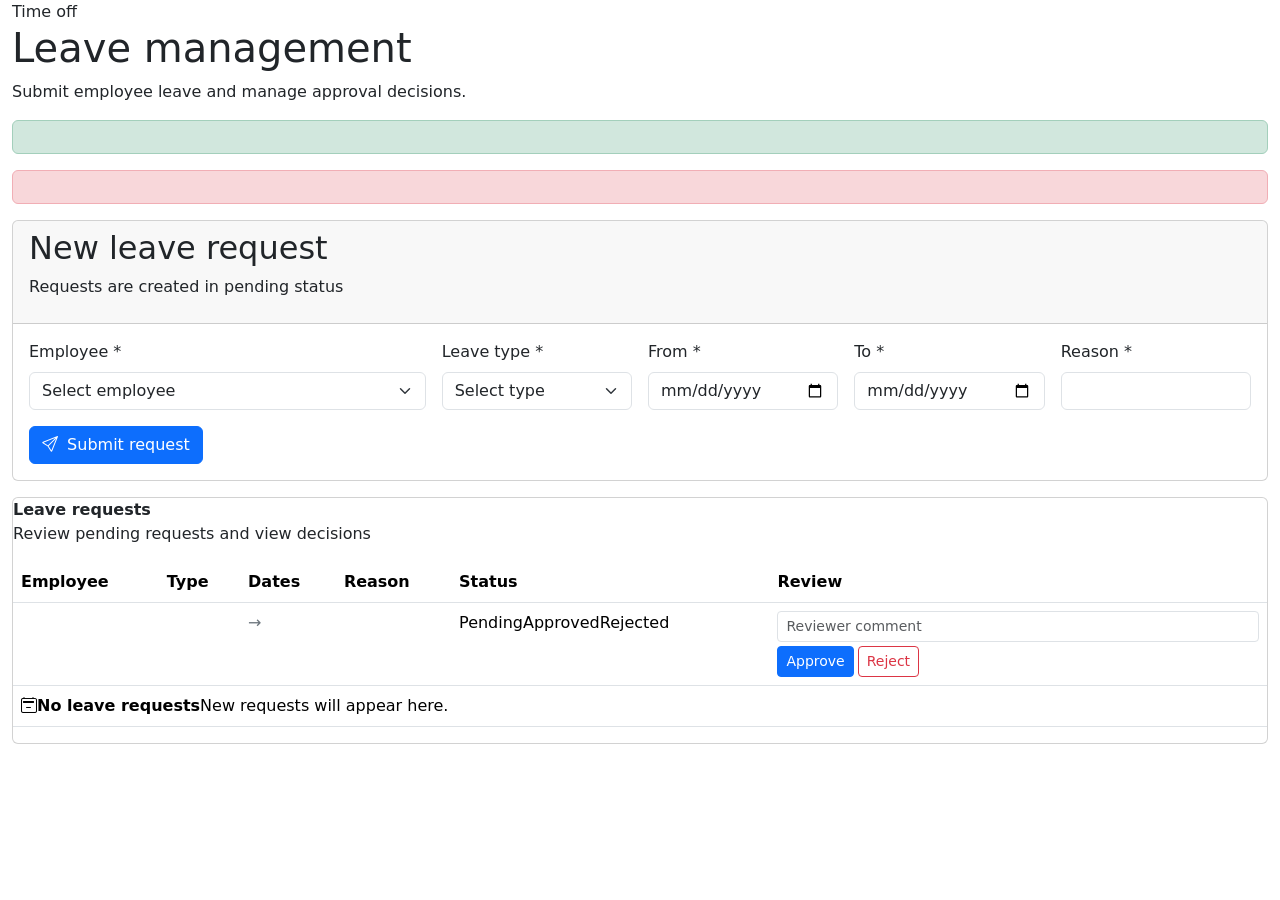
<file: src/main/resources/templates/leave/list.html>
<!doctype html>
<html lang="en" xmlns:th="http://www.thymeleaf.org">
<head><meta charset="utf-8"><meta name="viewport" content="width=device-width, initial-scale=1"><title>Leave management | PeopleDesk HRMS</title><link href="https://cdn.jsdelivr.net/npm/bootstrap@5.3.3/dist/css/bootstrap.min.css" rel="stylesheet"><link href="https://cdn.jsdelivr.net/npm/bootstrap-icons@1.11.3/font/bootstrap-icons.min.css" rel="stylesheet"><link th:href="@{/css/app.css}" rel="stylesheet"></head>
<body class="app-layout"><div th:replace="~{fragments/layout :: navbar}"></div>
<main class="container-fluid">
<div class="page-heading"><div><div class="page-kicker">Time off</div><h1 class="page-title">Leave management</h1><p class="page-subtitle">Submit employee leave and manage approval decisions.</p></div></div>
<div th:if="${successMessage}" class="alert alert-success" th:text="${successMessage}"></div><div th:if="${errorMessage}" class="alert alert-danger" th:text="${errorMessage}"></div>
<section class="card mb-3"><div class="card-header"><h2 class="panel-title">New leave request</h2><p class="panel-subtitle">Requests are created in pending status</p></div><div class="card-body"><form method="post" th:action="@{/leave-requests}" th:object="${form}" class="row g-3"><input type="hidden" th:name="${_csrf.parameterName}" th:value="${_csrf.token}">
<div class="col-lg-4"><label class="form-label">Employee *</label><select class="form-select" th:field="*{employeeId}" required><option value="">Select employee</option><option th:each="e : ${employees}" th:value="${e.id}" th:text="${e.employeeNumber + ' — ' + e.firstName + ' ' + e.lastName}"></option></select><div class="text-danger small" th:errors="*{employeeId}"></div></div>
<div class="col-sm-6 col-lg-2"><label class="form-label">Leave type *</label><select class="form-select" th:field="*{leaveType}"><option value="">Select type</option><option value="CASUAL">Casual</option><option value="SICK">Sick</option><option value="EARNED">Earned</option><option value="UNPAID">Unpaid</option><option value="OTHER">Other</option></select><div class="text-danger small" th:errors="*{leaveType}"></div></div>
<div class="col-sm-6 col-lg-2"><label class="form-label">From *</label><input type="date" class="form-control" th:field="*{startDate}"><div class="text-danger small" th:errors="*{startDate}"></div></div><div class="col-sm-6 col-lg-2"><label class="form-label">To *</label><input type="date" class="form-control" th:field="*{endDate}"><div class="text-danger small" th:errors="*{endDate}"></div></div><div class="col-lg-2"><label class="form-label">Reason *</label><input class="form-control" th:field="*{reason}" maxlength="1000"><div class="text-danger small" th:errors="*{reason}"></div></div>
<div class="col-12"><div class="text-danger small" th:errors="*{startDate}"></div><button class="btn btn-primary"><i class="bi bi-send me-1"></i> Submit request</button></div></form></div></section>
<section class="card table-card"><div class="table-toolbar"><div><strong>Leave requests</strong><p>Review pending requests and view decisions</p></div><span class="badge rounded-pill text-bg-light" th:text="${#lists.size(requests)} + ' requests'"></span></div><div class="table-responsive"><table class="table table-hover"><thead><tr><th>Employee</th><th>Type</th><th>Dates</th><th>Reason</th><th>Status</th><th style="min-width:290px">Review</th></tr></thead><tbody><tr th:each="r : ${requests}"><td><strong th:text="${r.employee.firstName + ' ' + r.employee.lastName}"></strong><small class="d-block text-secondary" th:text="${r.employee.employeeNumber}"></small></td><td th:text="${r.leaveType}"></td><td><span th:text="${r.startDate}"></span><span class="text-secondary"> → </span><span th:text="${r.endDate}"></span></td><td th:text="${r.reason}"></td><td><span class="status-pill pending" th:if="${r.status == 'PENDING'}">Pending</span><span class="status-pill" th:if="${r.status == 'APPROVED'}">Approved</span><span class="status-pill inactive" th:if="${r.status == 'REJECTED'}">Rejected</span></td><td><form th:if="${r.status == 'PENDING'}" method="post" th:action="@{/leave-requests/{id}/review(id=${r.id})}" class="d-flex flex-wrap gap-1"><input type="hidden" th:name="${_csrf.parameterName}" th:value="${_csrf.token}"><input class="form-control form-control-sm" name="comment" maxlength="500" placeholder="Reviewer comment"><button class="btn btn-sm btn-primary" name="decision" value="APPROVED">Approve</button><button class="btn btn-sm btn-outline-danger" name="decision" value="REJECTED">Reject</button></form><span class="small text-secondary" th:if="${r.status != 'PENDING'}" th:text="${r.reviewerComment != null ? r.reviewerComment : 'No reviewer comment'}"></span></td></tr><tr th:if="${#lists.isEmpty(requests)}"><td colspan="6" class="empty-state"><i class="bi bi-calendar2-minus"></i><strong>No leave requests</strong><span>New requests will appear here.</span></td></tr></tbody></table></div></section>
</main><script th:src="@{/js/app.js}" defer></script></body></html>
</file>
